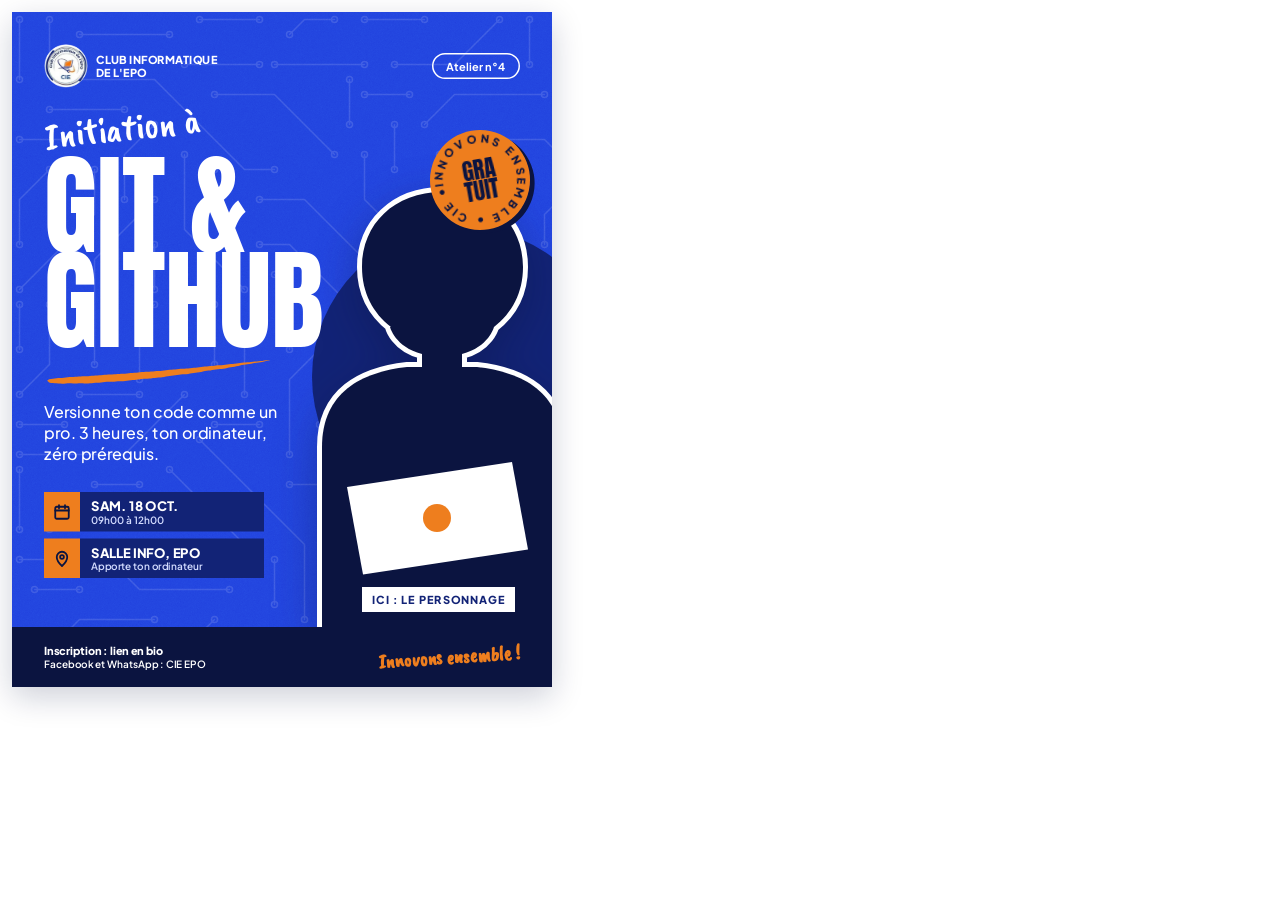
<file: design-system/components/AffichePersonnage/preview.html>
<!-- @dsCard group="Gabarits" height=690 width=560 subtitle="Post 4:5, fond bleu, personnage illustré" -->
<!doctype html>
<html lang="fr" data-theme="clair">
<head>
<link rel="stylesheet" href="../../tokens.css">
<link rel="stylesheet" href="../bundle.css">
<meta charset="utf-8">
<title>Affiche personnage</title>
<style>
  body { background: transparent; padding: 12px; }
  .cie-apercu { width: 540px; height: 675px; box-shadow: 0 10px 30px #0b144033; }
  .cie-apercu > .cie-affiche { transform: scale(.5); }
  .zone-titre { position: absolute; left: 64px; top: 210px; width: 600px; z-index: 2; }
  .zone-titre .cie-annotation { color: var(--blanc); margin: 0 0 6px 6px; }
  .zone-titre .cie-pinceau { width: 470px; margin: 4px 0 0 -6px; }
  .zone-titre .cie-accroche { margin-top: 26px; width: 470px; color: var(--blanc); }
  .infos { position: absolute; left: 64px; top: 960px; width: 440px; }
  .disque { position: absolute; left: 600px; top: 430px; width: 600px; height: 600px; border-radius: 50%; background: var(--bleu-nuit); }
  .perso { left: 560px; top: 300px; width: 600px; height: 930px; }
  .perso svg { width: 100%; height: 100%; display: block; }
  .sticker { position: absolute; left: 836px; top: 236px; z-index: 3; }
  .haut { position: absolute; left: 64px; right: 64px; top: 64px; display: flex; justify-content: space-between; align-items: center; }
  .haut .cie-entete-nom { color: var(--blanc); }
  .haut .cie-entete-devise { color: #d3dcff; }
  .haut .cie-pilule { color: var(--blanc); }
  .repere { position: absolute; left: 700px; top: 1150px; }
</style>
</head>
<body>
<div class="cie-apercu">
  <div class="cie-affiche" data-theme="bleu">
    <img class="cie-fond" src="../../assets/Fonds/fond-circuit-bleu.svg" alt="">
    <div class="cie-grain" style="background-image:url(../../assets/Textures/grain-photoshop.png)"></div>

    <div class="haut">
      <div class="cie-entete">
        <img src="../../assets/Logo/logo-cie-pastille.png" alt="Logo du CIE">
        <div class="cie-entete-nom">Club Informatique<br>de l'EPO</div>
      </div>
      <span class="cie-pilule">Atelier n°4</span>
    </div>

    <div class="zone-titre">
      <span class="cie-annotation">Initiation à</span>
      <h1 class="cie-titre">Git &amp;<br>GitHub</h1>
      <img class="cie-pinceau" src="../../assets/Textures/trait-pinceau-orange.svg" alt="">
      <p class="cie-accroche">Versionne ton code comme un pro. 3 heures, ton ordinateur, zéro prérequis.</p>
    </div>

    <div class="infos cie-infos">
      <div class="cie-info">
        <span class="cie-info-icone"><svg viewBox="0 0 24 24" fill="none" stroke="currentColor" stroke-width="2.4" stroke-linecap="round" stroke-linejoin="round"><rect x="3" y="5" width="18" height="16" rx="2"/><path d="M3 10h18M8 3v4M16 3v4"/></svg></span>
        <span class="cie-info-texte"><b>Sam. 18 oct.</b><small>09h00 à 12h00</small></span>
      </div>
      <div class="cie-info">
        <span class="cie-info-icone"><svg viewBox="0 0 24 24" fill="none" stroke="currentColor" stroke-width="2.4" stroke-linecap="round" stroke-linejoin="round"><path d="M12 22s7-6.2 7-12a7 7 0 1 0-14 0c0 5.8 7 12 7 12z"/><circle cx="12" cy="10" r="2.5"/></svg></span>
        <span class="cie-info-texte"><b>Salle info, EPO</b><small>Apporte ton ordinateur</small></span>
      </div>
    </div>

    <div class="disque"></div>
    <div class="cie-sujet perso">
      <!-- Emplacement du personnage : silhouette de calage. Remplacer par l'illustration détourée (contour blanc 10 px). -->
      <svg viewBox="0 0 600 930" aria-label="Emplacement du personnage">
        <g stroke="#ffffff" stroke-width="20" stroke-linejoin="round" fill="#ffffff">
          <path d="M300 60c-95 0-160 64-160 150 0 52 22 92 58 120l-2 0c0 0 10 40 64 54v46h80v-46c54-14 64-54 64-54 36-28 58-68 58-120 0-86-65-150-162-150z"/>
          <path d="M60 930V570c0-110 80-150 170-160h140c90 10 170 50 170 160v360z"/>
          <path d="M110 650l330-50 32 175-330 50z"/>
        </g>
        <path d="M300 60c-95 0-160 64-160 150 0 52 22 92 58 120l-2 0c0 0 10 40 64 54v46h80v-46c54-14 64-54 64-54 36-28 58-68 58-120 0-86-65-150-162-150z" fill="#0b1440"/>
        <path d="M60 930V570c0-110 80-150 170-160h140c90 10 170 50 170 160v360z" fill="#0b1440"/>
        <path d="M110 650l330-50 32 175-330 50z" fill="#ffffff"/>
        <circle cx="290" cy="712" r="28" fill="#ee7e1e"/>
      </svg>
    </div>

    <div class="cie-sticker sticker">
      <svg viewBox="0 0 200 200"><defs><path id="ronde-p" d="M100 100 m-74 0 a74 74 0 1 1 148 0 a74 74 0 1 1 -148 0"/></defs><text class="cie-sticker-ronde"><textPath href="#ronde-p" textLength="462" lengthAdjust="spacing">Innovons ensemble • CIE • </textPath></text></svg>
      <div class="cie-sticker-coeur">Gra<br>tuit</div>
    </div>

    <span class="cie-etiquette cie-etiquette--blanche repere">Ici : le personnage</span>

    <div class="cie-bandeau">
      <div><b>Inscription : lien en bio</b>Facebook et WhatsApp : CIE EPO</div>
      <span class="cie-bandeau-devise">Innovons ensemble !</span>
    </div>
  </div>
</div>
</body>
</html>
</file>
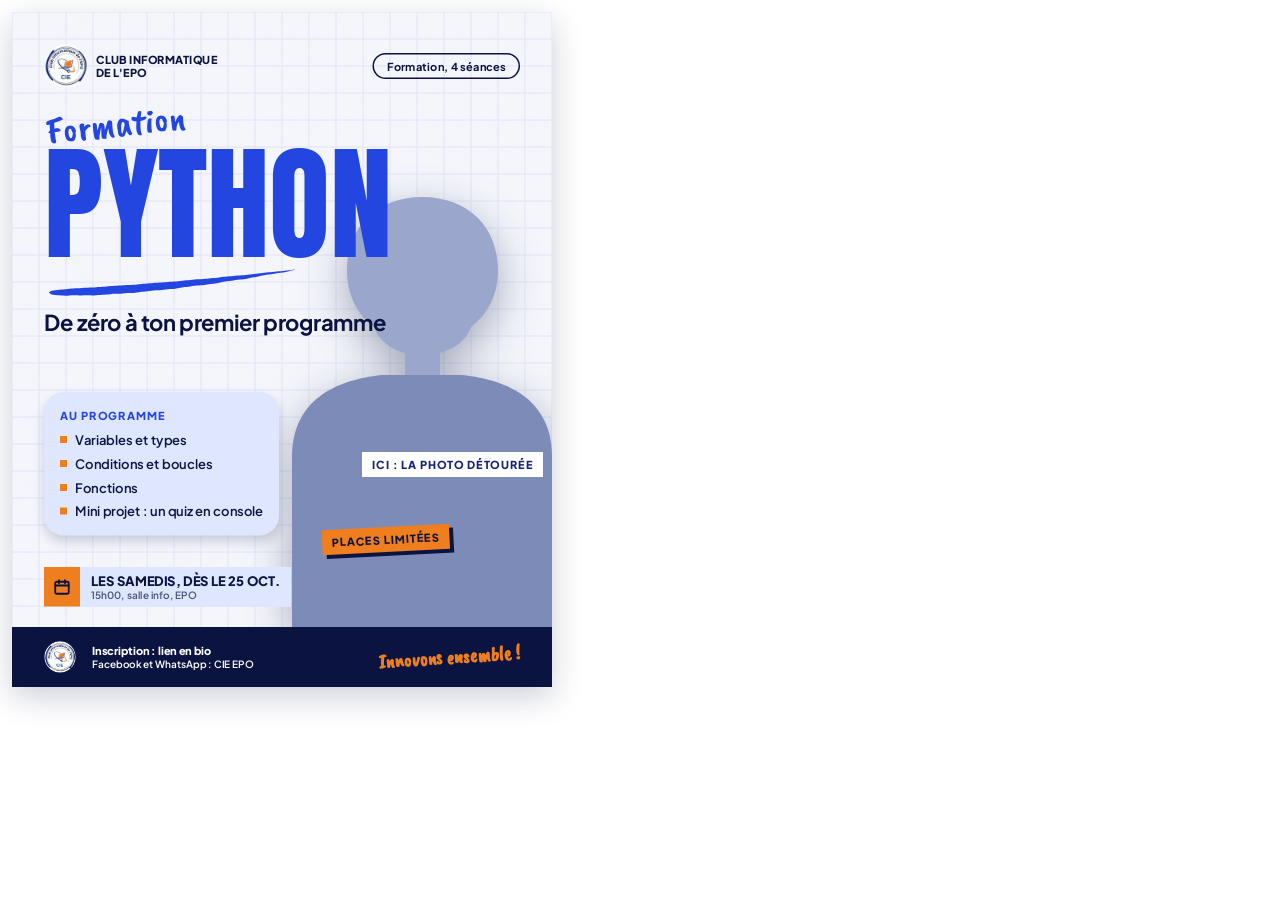
<file: design-system/components/AffichePhoto/preview.html>
<!-- @dsCard group="Gabarits" height=690 width=560 subtitle="Post 4:5, fond papier quadrillé, photo détourée" -->
<!doctype html>
<html lang="fr" data-theme="clair">
<head>
<link rel="stylesheet" href="../../tokens.css">
<link rel="stylesheet" href="../bundle.css">
<meta charset="utf-8">
<title>Affiche photo</title>
<style>
  body { background: transparent; padding: 12px; }
  .cie-apercu { width: 540px; height: 675px; box-shadow: 0 10px 30px #0b144033; }
  .cie-apercu > .cie-affiche { transform: scale(.5); }
  .haut { position: absolute; left: 64px; right: 64px; top: 64px; display: flex; justify-content: space-between; align-items: center; }
  .zone-titre { position: absolute; left: 64px; top: 200px; z-index: 2; }
  .zone-titre .cie-annotation { margin: 0 0 0 8px; }
  .zone-titre .cie-titre { font-size: 250px; }
  .zone-titre .cie-pinceau { width: 520px; margin: 0 0 0 -4px; }
  .zone-titre .cie-sous-titre { margin-top: 18px; }
  .programme { position: absolute; left: 64px; top: 760px; width: 470px; padding: 32px; box-sizing: border-box; border-radius: var(--rayon-l); background: var(--fond-alt); box-shadow: var(--ombre-carte); z-index: 2; }
  .programme h2 { margin: 0 0 18px; font-size: 22px; font-weight: 800; letter-spacing: 2px; text-transform: uppercase; color: var(--bleu-electrique); }
  .programme ul { list-style: none; margin: 0; padding: 0; display: grid; gap: 14px; }
  .programme li { display: flex; gap: 16px; align-items: baseline; font-size: 26px; font-weight: 600; line-height: 1.3; color: var(--texte); }
  .programme li::before { content: ""; flex: none; width: 14px; height: 14px; background: var(--accent); transform: translateY(-3px); }
  .photo { left: 520px; top: 330px; width: 600px; height: 900px; }
  .photo svg { width: 100%; height: 100%; display: block; }
  .urgence { position: absolute; left: 620px; top: 1030px; z-index: 3; transform: rotate(-3deg); }
  .date { position: absolute; left: 64px; top: 1110px; z-index: 2; }
  .repere { position: absolute; left: 700px; top: 880px; }
</style>
</head>
<body>
<div class="cie-apercu">
  <div class="cie-affiche" data-theme="clair">
    <img class="cie-fond" src="../../assets/Fonds/fond-grille-papier.svg" alt="">
    <div class="cie-grain" style="background-image:url(../../assets/Textures/grain-photoshop.png)"></div>

    <div class="haut">
      <div class="cie-entete">
        <img src="../../assets/Logo/logo-cie-pastille.png" alt="Logo du CIE">
        <div class="cie-entete-nom">Club Informatique<br>de l'EPO</div>
      </div>
      <span class="cie-pilule">Formation, 4 séances</span>
    </div>

    <div class="zone-titre">
      <span class="cie-annotation">Formation</span>
      <h1 class="cie-titre">Python</h1>
      <img class="cie-pinceau" src="../../assets/Textures/trait-pinceau-bleu.svg" alt="">
      <p class="cie-sous-titre">De zéro à ton premier programme</p>
    </div>

    <div class="cie-sujet photo">
      <!-- Emplacement de la photo détourée : silhouette de calage. Pas de contour blanc pour une photo, seulement l'ombre de détourage. -->
      <svg viewBox="0 0 600 900" aria-label="Emplacement de la photo">
        <path d="M300 40c-92 0-150 62-150 146 0 50 20 88 54 114 0 0 10 38 62 52v44h70v-44c52-14 62-52 62-52 34-26 54-64 54-114 0-84-58-146-152-146z" fill="#9aa6cc"/>
        <path d="M40 900V560c0-112 84-154 180-164h160c96 10 180 52 180 164v340z" fill="#7d8bb8"/>
      </svg>
    </div>
    <span class="cie-etiquette cie-etiquette--blanche repere">Ici : la photo détourée</span>

    <div class="programme">
      <h2>Au programme</h2>
      <ul>
        <li>Variables et types</li>
        <li>Conditions et boucles</li>
        <li>Fonctions</li>
        <li>Mini projet : un quiz en console</li>
      </ul>
    </div>

    <span class="cie-etiquette cie-etiquette--accent urgence">Places limitées</span>

    <div class="date cie-infos">
      <div class="cie-info">
        <span class="cie-info-icone"><svg viewBox="0 0 24 24" fill="none" stroke="currentColor" stroke-width="2.4" stroke-linecap="round" stroke-linejoin="round"><rect x="3" y="5" width="18" height="16" rx="2"/><path d="M3 10h18M8 3v4M16 3v4"/></svg></span>
        <span class="cie-info-texte"><b>Les samedis, dès le 25 oct.</b><small>15h00, salle info, EPO</small></span>
      </div>
    </div>

    <div class="cie-bandeau">
      <img src="../../assets/Logo/logo-cie-pastille.png" alt="">
      <div><b>Inscription : lien en bio</b>Facebook et WhatsApp : CIE EPO</div>
      <span class="cie-bandeau-devise">Innovons ensemble !</span>
    </div>
  </div>
</div>
</body>
</html>
</file>
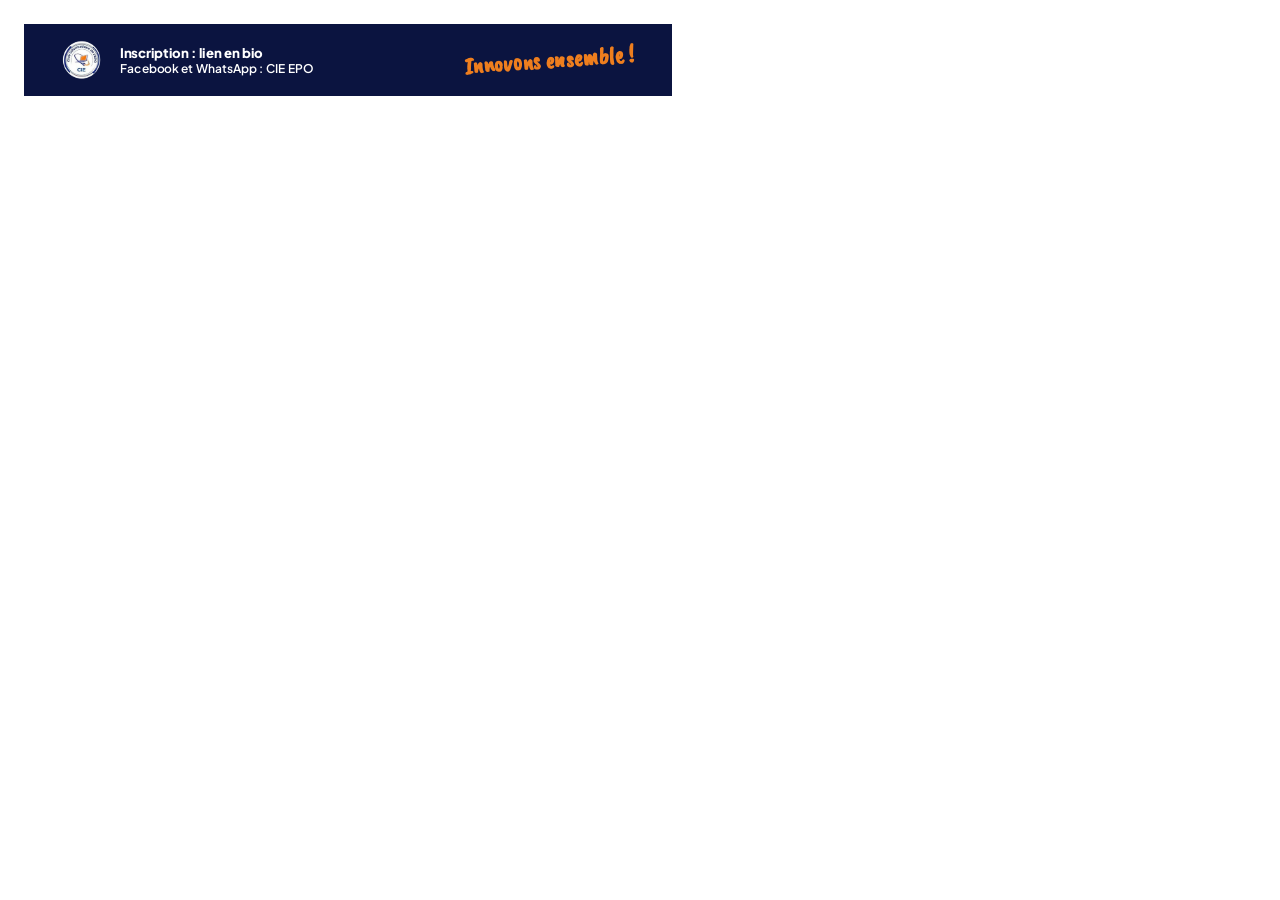
<file: design-system/components/BandeauContact/preview.html>
<!-- @dsCard group="Éléments" height=130 subtitle="Pied d'affiche encre, 120 px" -->
<!doctype html>
<html lang="fr" data-theme="clair">
<head>
<link rel="stylesheet" href="../../tokens.css">
<link rel="stylesheet" href="../bundle.css">
<meta charset="utf-8">
<title>Bandeau contact</title>
<style>
  .cadre { position: relative; width: 1080px; height: 120px; transform: scale(.6); transform-origin: 0 0; }
  .scene { padding: 24px; background: var(--fond); height: 72px; }
</style>
</head>
<body style="margin:0">
<div class="scene">
  <div class="cadre">
    <div class="cie-bandeau">
      <img src="../../assets/Logo/logo-cie-pastille.png" alt="Logo du CIE">
      <div><b>Inscription : lien en bio</b>Facebook et WhatsApp : CIE EPO</div>
      <span class="cie-bandeau-devise">Innovons ensemble !</span>
    </div>
  </div>
</div>
</body>
</html>
</file>
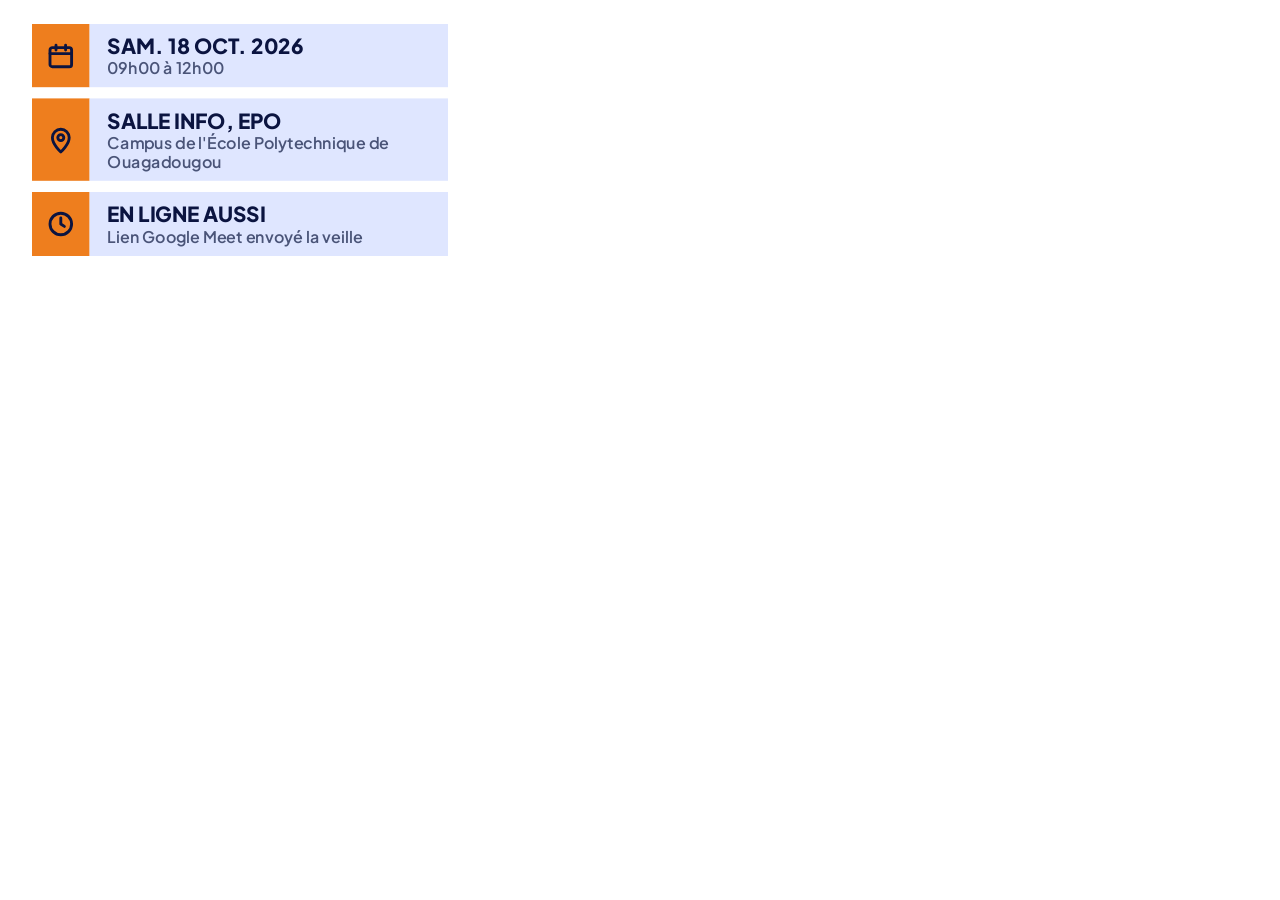
<file: design-system/components/BlocInfo/preview.html>
<!-- @dsCard group="Éléments" height=230 subtitle="Date, lieu, heure : icône orange + barre" -->
<!doctype html>
<html lang="fr" data-theme="clair">
<head>
<link rel="stylesheet" href="../../tokens.css">
<link rel="stylesheet" href="../bundle.css">
<meta charset="utf-8">
<title>Bloc d'infos</title>
<style>
  .scene { padding: 24px 32px; background: var(--fond); }
  .cie-infos { width: 520px; transform: scale(.8); transform-origin: 0 0; }
</style>
</head>
<body style="margin:0">
<div class="scene">
  <div class="cie-infos">
    <div class="cie-info">
      <span class="cie-info-icone"><svg viewBox="0 0 24 24" fill="none" stroke="currentColor" stroke-width="2.4" stroke-linecap="round" stroke-linejoin="round"><rect x="3" y="5" width="18" height="16" rx="2"/><path d="M3 10h18M8 3v4M16 3v4"/></svg></span>
      <span class="cie-info-texte"><b>Sam. 18 oct. 2026</b><small>09h00 à 12h00</small></span>
    </div>
    <div class="cie-info">
      <span class="cie-info-icone"><svg viewBox="0 0 24 24" fill="none" stroke="currentColor" stroke-width="2.4" stroke-linecap="round" stroke-linejoin="round"><path d="M12 22s7-6.2 7-12a7 7 0 1 0-14 0c0 5.8 7 12 7 12z"/><circle cx="12" cy="10" r="2.5"/></svg></span>
      <span class="cie-info-texte"><b>Salle info, EPO</b><small>Campus de l'École Polytechnique de Ouagadougou</small></span>
    </div>
    <div class="cie-info">
      <span class="cie-info-icone"><svg viewBox="0 0 24 24" fill="none" stroke="currentColor" stroke-width="2.4" stroke-linecap="round" stroke-linejoin="round"><circle cx="12" cy="12" r="9"/><path d="M12 7v5l3 2"/></svg></span>
      <span class="cie-info-texte"><b>En ligne aussi</b><small>Lien Google Meet envoyé la veille</small></span>
    </div>
  </div>
</div>
</body>
</html>
</file>
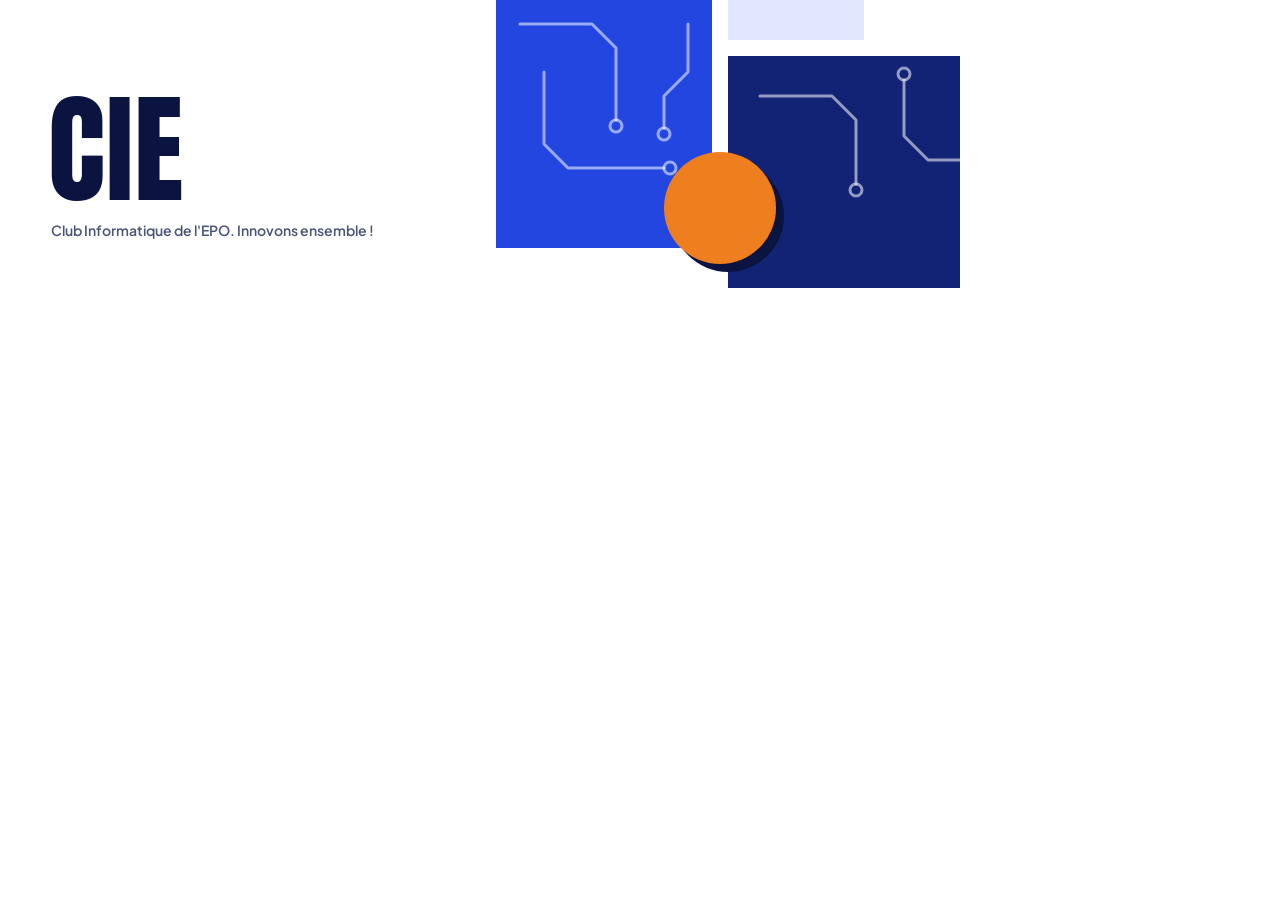
<file: design-system/components/Cover/preview.html>
<!-- @dsCard height=288 -->
<!doctype html>
<html lang="fr" data-theme="clair">
<head>
<link rel="stylesheet" href="../../tokens.css">
<link rel="stylesheet" href="../bundle.css">
<meta charset="utf-8">
<title>CIE</title>
<style>
  html, body { margin: 0; height: 100%; }
  body { background: var(--fond); color: var(--texte); font-family: var(--font-texte); overflow: hidden; }
  .cover { position: relative; width: 960px; height: 288px; overflow: hidden; }
  .art { position: absolute; top: 0; left: 480px; width: 480px; height: 288px; overflow: hidden; }
  .art svg { display: block; width: 480px; height: 288px; }
  .slab { fill: var(--bleu-electrique); }
  .nuit { fill: var(--bleu-nuit); }
  .ciel { fill: var(--bleu-ciel); }
  .spark { fill: var(--orange); }
  .ombre { fill: var(--encre); }
  .trace { fill: none; stroke: var(--blanc); stroke-width: 3; stroke-linecap: round; stroke-linejoin: round; opacity: .55; }
  .pad { fill: none; stroke: var(--blanc); stroke-width: 3; opacity: .55; }
  [data-theme="bleu"] .slab { fill: var(--bleu-nuit); }
  [data-theme="bleu"] .nuit { fill: var(--encre); }
  .words { position: absolute; left: 48px; bottom: 48px; max-width: 400px; }
  .name { margin: 0; font-family: var(--font-impact); font-weight: 400; font-size: 120px; line-height: .92; letter-spacing: 1px; color: var(--texte); }
  .tag { margin: 16px 0 0 3px; font-size: 14px; line-height: 20px; font-weight: 600; color: var(--texte-doux); }
</style>
</head>
<body>
<div class="cover">
  <div class="art" aria-hidden="true">
    <svg viewBox="0 0 480 288" width="480" height="288">
      <!--
        blocks      bleu-electrique 216 x 264 slab bled off the top (the poster blue, largest) · bleu-nuit 208 wide bled off right and bottom (the logo ring) · orange disc 112 (the sticker spark, rayon-pilule) · bleu-ciel 136 x 48 tint capping the gap above the dark block · encre offset 8px under the disc (ombre-dure)
        arrangement one tall slab with a darker block stepped down beside it, the orange disc stuck across their seam like a sticker
        pattern     circuit traces with pads, from the README's "trame circuit" fond: five traces on a space-3 (24px) pitch, 45 degree bends, white at the grain strength
        scales      sides in space-1 multiples, gaps space-2, pitch space-3, corners rayon-0 (cut paper), disc rayon-pilule, shadow offset from ombre-dure
      -->
      <rect class="slab" x="16" y="-16" width="216" height="264"/>
      <rect class="nuit" x="248" y="56" width="248" height="248"/>
      <rect class="ciel" x="248" y="-8" width="136" height="48"/>
      <path class="trace" d="M40 24 H112 L136 48 V120"/>
      <circle class="pad" cx="136" cy="126" r="6"/>
      <path class="trace" d="M64 72 V144 L88 168 H184"/>
      <circle class="pad" cx="190" cy="168" r="6"/>
      <path class="trace" d="M208 24 V72 L184 96 V128"/>
      <circle class="pad" cx="184" cy="134" r="6"/>
      <path class="trace" d="M280 96 H352 L376 120 V184"/>
      <circle class="pad" cx="376" cy="190" r="6"/>
      <path class="trace" d="M424 80 V136 L448 160 H496"/>
      <circle class="pad" cx="424" cy="74" r="6"/>
      <circle class="ombre" cx="248" cy="216" r="56"/>
      <circle class="spark" cx="240" cy="208" r="56"/>
    </svg>
  </div>
  <div class="words">
    <h1 class="name">CIE</h1>
    <p class="tag">Club Informatique de l'EPO. Innovons ensemble !</p>
  </div>
</div>
</body>
</html>
</file>
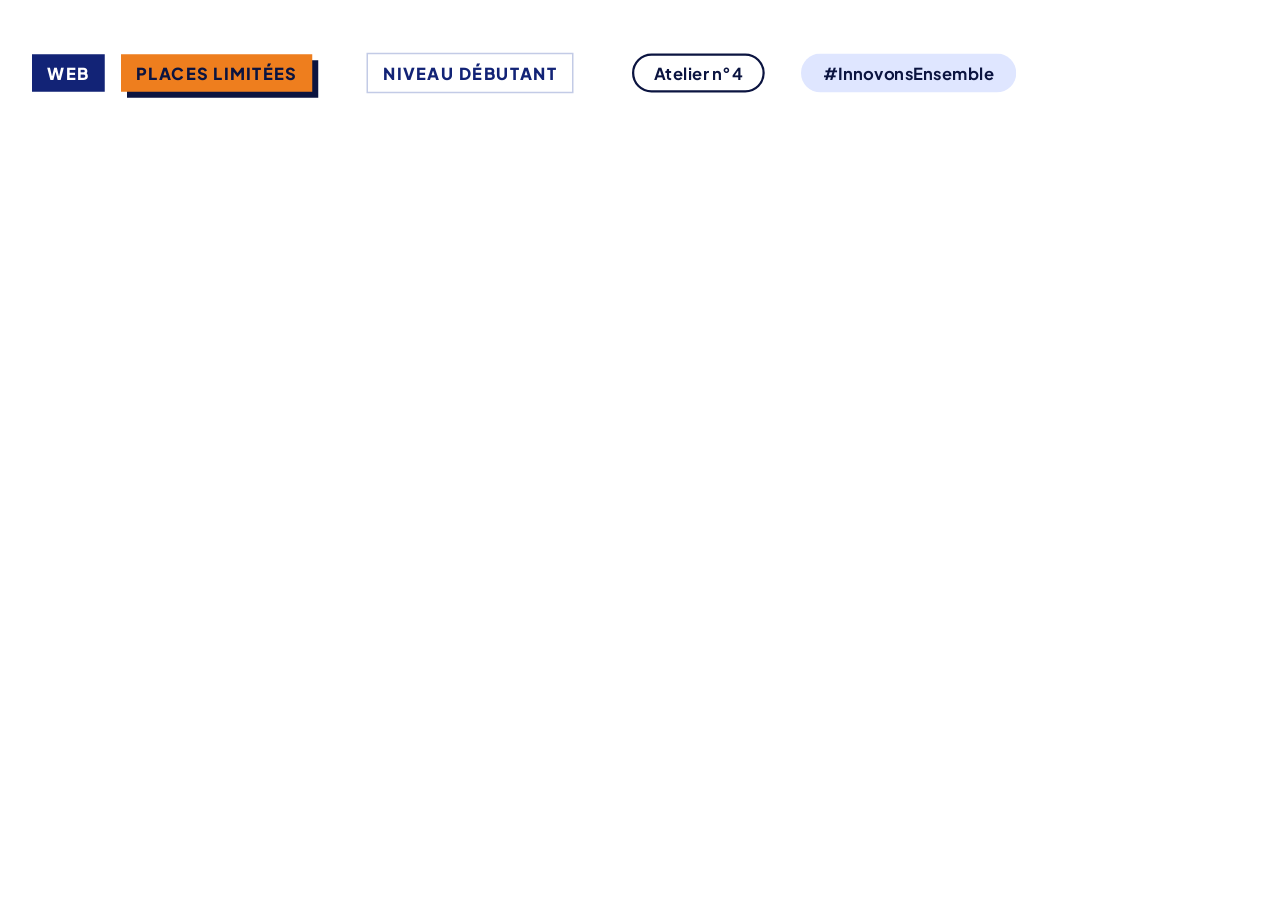
<file: design-system/components/Etiquette/preview.html>
<!-- @dsCard group="Éléments" height=150 subtitle="Bloc, urgence, blanche, pilule vide, pilule pleine" -->
<!doctype html>
<html lang="fr" data-theme="clair">
<head>
<link rel="stylesheet" href="../../tokens.css">
<link rel="stylesheet" href="../bundle.css">
<meta charset="utf-8">
<title>Étiquettes</title>
<style>
  .scene { padding: 28px 32px; display: flex; gap: 22px; align-items: center; flex-wrap: wrap; background: var(--fond); min-height: 90px; }
  .scene > * { transform: scale(.75); transform-origin: left center; margin-right: -30px; }
  .bleu { background: var(--bleu-electrique); }
</style>
</head>
<body style="margin:0">
<div class="scene">
  <span class="cie-etiquette">Web</span>
  <span class="cie-etiquette cie-etiquette--accent">Places limitées</span>
  <span class="cie-etiquette cie-etiquette--blanche" style="outline:2px solid var(--trait)">Niveau débutant</span>
  <span class="cie-pilule">Atelier n°4</span>
  <span class="cie-pilule cie-pilule--pleine">#InnovonsEnsemble</span>
</div>
</body>
</html>
</file>
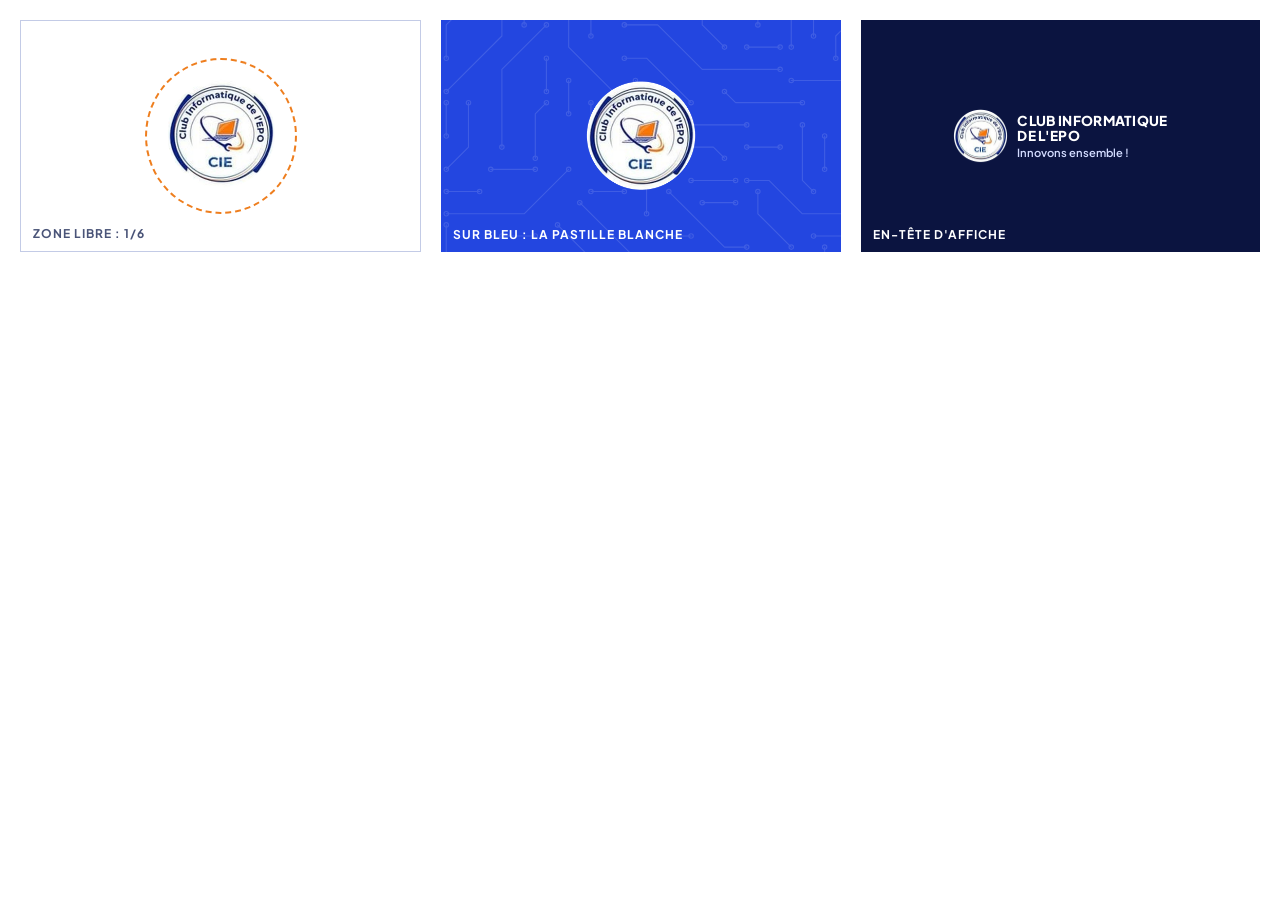
<file: design-system/components/Logo/preview.html>
<!-- @dsCard group="Marque" height=300 subtitle="Pastille sur blanc, sur bleu, en-tête d'affiche" -->
<!doctype html>
<html lang="fr" data-theme="clair">
<head>
<link rel="stylesheet" href="../../tokens.css">
<link rel="stylesheet" href="../bundle.css">
<meta charset="utf-8">
<title>Logo</title>
<style>
  body { padding: 20px; background: transparent; }
  .rangee { display: flex; gap: 20px; align-items: stretch; flex-wrap: wrap; }
  .case { flex: 1 1 180px; min-width: 0; overflow: hidden; min-height: 230px; display: grid; place-items: center; position: relative; }
  .case small { position: absolute; left: 12px; bottom: 10px; font-size: 12px; font-weight: 700; letter-spacing: 1px; text-transform: uppercase; }
  .blanc { background: var(--blanc); border: 1px solid var(--trait); }
  .blanc small { color: #4a5478; }
  .bleu { background: var(--bleu-electrique) url(../../assets/Fonds/fond-circuit-bleu.svg) center / cover; }
  .bleu small, .nuit small { color: var(--blanc); }
  .nuit { background: var(--encre); }
  .pastille { width: 112px; height: 112px; border-radius: 50%; }
  .zone { padding: 18px; outline: 2px dashed #ee7e1e; outline-offset: 0; border-radius: 50%; }
  .entete-demo { zoom: .62; }
  .nuit .cie-entete-nom { color: var(--blanc); }
  .nuit .cie-entete-devise { color: #d3dcff; }
</style>
</head>
<body>
<div class="rangee">
  <div class="case blanc"><div class="zone"><img class="pastille" src="../../assets/Logo/logo-cie-pastille.png" alt="Logo du CIE"></div><small>Zone libre : 1/6</small></div>
  <div class="case bleu"><img class="pastille" src="../../assets/Logo/logo-cie-pastille.png" alt="Logo du CIE sur fond bleu"><small>Sur bleu : la pastille blanche</small></div>
  <div class="case nuit"><div class="cie-entete entete-demo"><img src="../../assets/Logo/logo-cie-pastille.png" alt=""><div class="cie-entete-nom">Club Informatique<br>de l'EPO<span class="cie-entete-devise">Innovons ensemble !</span></div></div><small>En-tête d'affiche</small></div>
</div>
</body>
</html>
</file>
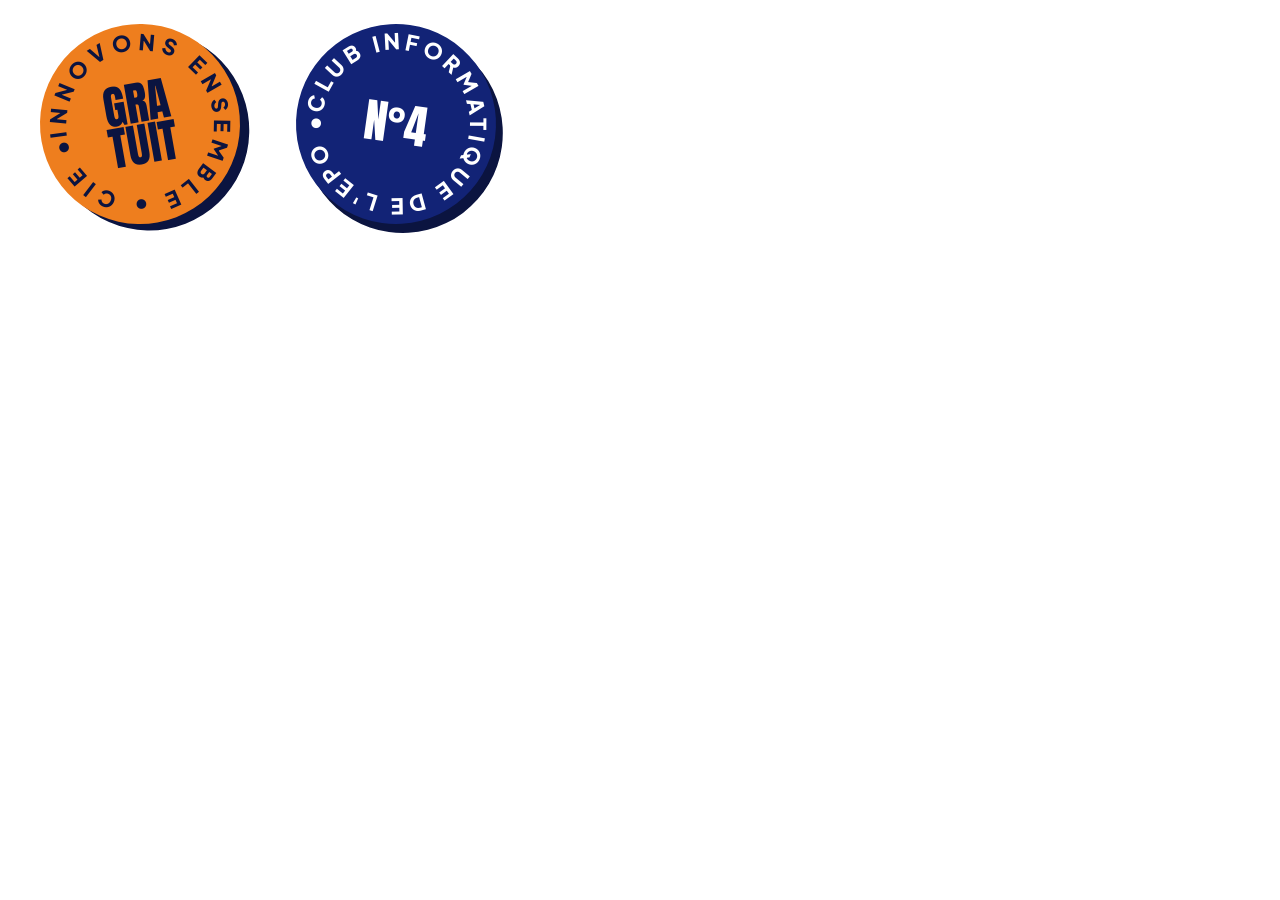
<file: design-system/components/Sticker/preview.html>
<!-- @dsCard group="Éléments" height=230 subtitle="Pastille orange (urgence) et bleu nuit (info)" -->
<!doctype html>
<html lang="fr" data-theme="clair">
<head>
<link rel="stylesheet" href="../../tokens.css">
<link rel="stylesheet" href="../bundle.css">
<meta charset="utf-8">
<title>Sticker</title>
<style>
  .scene { padding: 24px 40px; display: flex; gap: 56px; align-items: center; background: var(--fond); min-height: 180px; }
  .cie-sticker { flex: none; }
</style>
</head>
<body style="margin:0">
<div class="scene">
  <div class="cie-sticker">
    <svg viewBox="0 0 200 200"><defs><path id="r1" d="M100 100 m-74 0 a74 74 0 1 1 148 0 a74 74 0 1 1 -148 0"/></defs><text class="cie-sticker-ronde"><textPath href="#r1" textLength="462" lengthAdjust="spacing">Innovons ensemble • CIE • </textPath></text></svg>
    <div class="cie-sticker-coeur">Gra<br>tuit</div>
  </div>
  <div class="cie-sticker cie-sticker--bleu" style="transform:rotate(8deg)">
    <svg viewBox="0 0 200 200"><defs><path id="r2" d="M100 100 m-74 0 a74 74 0 1 1 148 0 a74 74 0 1 1 -148 0"/></defs><text class="cie-sticker-ronde"><textPath href="#r2" textLength="462" lengthAdjust="spacing">Club Informatique de l'EPO • </textPath></text></svg>
    <div class="cie-sticker-coeur">N°4</div>
  </div>
</div>
</body>
</html>
</file>
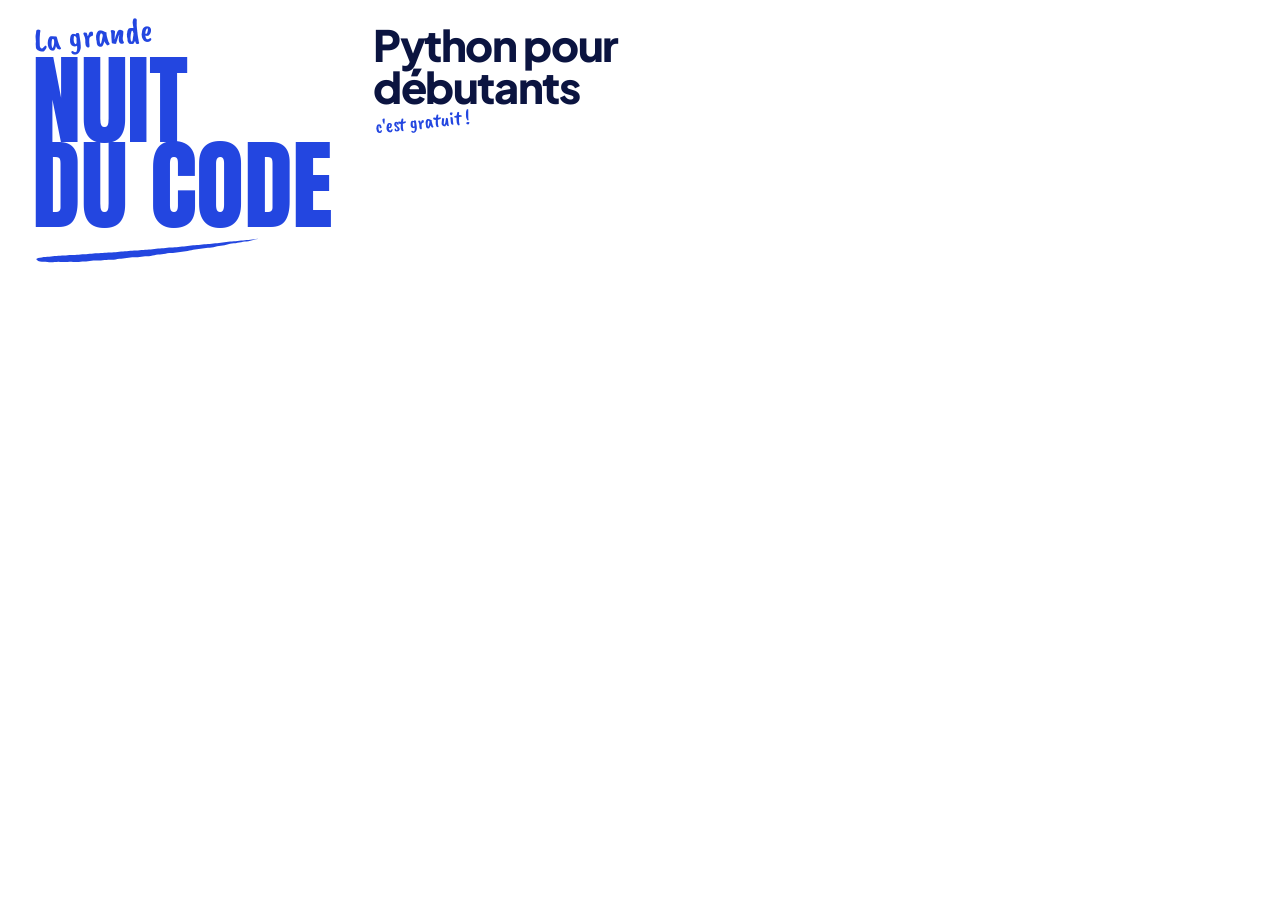
<file: design-system/components/TitreAffiche/preview.html>
<!-- @dsCard group="Typographie d'affiche" height=300 subtitle="Annotation + titre Anton + trait de pinceau ; variante titre-large" -->
<!doctype html>
<html lang="fr" data-theme="clair">
<head>
<link rel="stylesheet" href="../../tokens.css">
<link rel="stylesheet" href="../bundle.css">
<meta charset="utf-8">
<title>Titre d'affiche</title>
<style>
  .scene { padding: 24px 32px; display: flex; gap: 40px; align-items: flex-start; background: var(--fond); }
  .bloc { zoom: .45; flex: none; }
  .bloc .cie-pinceau { width: 520px; margin: 0 0 0 -4px; }
  .bloc .cie-annotation { margin-left: 8px; }
  .bloc .cie-titre-large { width: 620px; }
  [data-theme="bleu"] .pinceau-clair, :root:not([data-theme="bleu"]) .pinceau-bleu { display: none; }
</style>
</head>
<body style="margin:0">
<div class="scene">
  <div class="bloc">
    <span class="cie-annotation">La grande</span>
    <h1 class="cie-titre">Nuit<br>du code</h1>
    <img class="cie-pinceau pinceau-clair" src="../../assets/Textures/trait-pinceau-bleu.svg" alt="">
    <img class="cie-pinceau pinceau-bleu" src="../../assets/Textures/trait-pinceau-orange.svg" alt="">
  </div>
  <div class="bloc">
    <h1 class="cie-titre-large">Python pour débutants</h1>
    <span class="cie-annotation cie-annotation--s" style="margin-top:18px">c'est gratuit !</span>
  </div>
</div>
</body>
</html>
</file>
<file: design-system/tokens.css>
/* CIE : généré depuis tokens.json */

@font-face { font-family: "Anton"; src: url("fonts/Anton-Regular.woff2") format("woff2"); font-weight: 400; font-style: normal; font-display: swap; }
@font-face { font-family: "Plus Jakarta Sans"; src: url("fonts/PlusJakartaSans-Variable.woff2") format("woff2"); font-weight: 200 800; font-style: normal; font-display: swap; }
@font-face { font-family: "Caveat Brush"; src: url("fonts/CaveatBrush-Regular.woff2") format("woff2"); font-weight: 400; font-style: normal; font-display: swap; }

:root, [data-theme="clair"] {
  --bleu-nuit: #122376;
  --bleu-electrique: #2346e0;
  --bleu-ciel: #dfe6ff;
  --orange: #ee7e1e;
  --blanc: #ffffff;
  --papier: #f4f6fb;
  --encre: #0b1440;
  --fond: var(--blanc);
  --fond-alt: var(--bleu-ciel);
  --titre: var(--bleu-electrique);
  --texte: var(--encre);
  --texte-doux: #4a5478;
  --accent: var(--orange);
  --sur-accent: var(--encre);
  --trait: #c3cbe6;
  --ombre-detourage: 0 28px 44px #0b144059;
  --ombre-carte: 0 12px 24px #0b14402e;
  --ombre-dure: 8px 8px 0 #0b1440;
}
[data-theme="bleu"] {
  --fond: var(--bleu-electrique);
  --fond-alt: var(--bleu-nuit);
  --titre: var(--blanc);
  --texte: var(--blanc);
  --texte-doux: #d3dcff;
  --trait: #5b78ee;
}
:root {
  --space-1: 8px;
  --space-2: 16px;
  --space-3: 24px;
  --space-4: 32px;
  --space-6: 48px;
  --marge-affiche: 64px;
  --bandeau-hauteur: 120px;
  --rayon-0: 0;
  --rayon-s: 14px;
  --rayon-l: 40px;
  --rayon-pilule: 999px;
  --font-impact: "Anton", "Bebas Neue", Impact, sans-serif;
  --font-texte: "Plus Jakarta Sans", "Poppins", system-ui, sans-serif;
  --font-manuscrite: "Caveat Brush", "Caveat", cursive;
}

.titre-impact { font-family: var(--font-impact); font-size: 220px; line-height: 0.86; font-weight: 400; letter-spacing: -1px; }
.titre-impact-m { font-family: var(--font-impact); font-size: 140px; line-height: 0.9; font-weight: 400; }
.titre-large { font-family: var(--font-texte); font-size: 96px; line-height: 0.98; font-weight: 800; letter-spacing: -3px; }
.sous-titre { font-family: var(--font-texte); font-size: 44px; line-height: 1.1; font-weight: 700; letter-spacing: -1px; }
.accroche { font-family: var(--font-texte); font-size: 32px; line-height: 1.3; font-weight: 500; }
.texte-affiche { font-family: var(--font-texte); font-size: 26px; line-height: 1.4; font-weight: 500; }
.etiquette { font-family: var(--font-texte); font-size: 22px; line-height: 1; font-weight: 800; letter-spacing: 2px; }
.mention { font-family: var(--font-texte); font-size: 20px; line-height: 1.3; font-weight: 600; }
.annotation { font-family: var(--font-manuscrite); font-size: 76px; line-height: 1; font-weight: 400; }
.annotation-s { font-family: var(--font-manuscrite); font-size: 44px; line-height: 1.05; font-weight: 400; }
</file>
<file: design-system/components/bundle.css>
/* CIE : éléments d'affiche. Toutes les mesures sont pour un canevas de 1080 px de large. */

body { margin: 0; font-family: var(--font-texte, "Plus Jakarta Sans", sans-serif); color: var(--texte, #0b1440); background: var(--fond, #ffffff); }

/* Aperçu : une affiche 1080 x 1350 réduite pour tenir dans la carte */
.cie-apercu { position: relative; overflow: hidden; }
.cie-apercu > .cie-affiche { position: absolute; top: 0; left: 0; transform-origin: 0 0; }

/* L'affiche */
.cie-affiche { position: relative; width: 1080px; height: 1350px; overflow: hidden; background: var(--fond, #ffffff); color: var(--texte, #0b1440); font-family: var(--font-texte, "Plus Jakarta Sans", sans-serif); }
.cie-affiche--story { height: 1920px; }
.cie-affiche--carre { height: 1080px; }
.cie-fond { position: absolute; inset: 0; width: 100%; height: 100%; object-fit: cover; }
.cie-grain { position: absolute; inset: 0; background-size: 512px 512px; mix-blend-mode: overlay; opacity: .10; pointer-events: none; }

/* En-tête : logo pastille + nom du club */
.cie-entete { display: flex; align-items: center; gap: var(--space-2, 16px); }
.cie-entete img { width: 88px; height: 88px; border-radius: 50%; }
.cie-entete-nom { font-weight: 800; font-size: 22px; line-height: 1.15; letter-spacing: .5px; text-transform: uppercase; color: var(--texte, #0b1440); }
.cie-entete-devise { display: block; font-weight: 600; font-size: 18px; letter-spacing: 0; text-transform: none; color: var(--texte-doux, #4a5478); margin-top: 4px; }

/* Titres */
.cie-titre { margin: 0; font-family: var(--font-impact, "Anton", Impact, sans-serif); font-weight: 400; font-size: 220px; line-height: .86; letter-spacing: -1px; text-transform: uppercase; color: var(--titre, #2346e0); }
.cie-titre--m { font-size: 140px; line-height: .9; letter-spacing: 0; }
.cie-titre-large { margin: 0; font-weight: 800; font-size: 96px; line-height: .98; letter-spacing: -3px; color: var(--texte, #0b1440); }
.cie-annotation { display: inline-block; font-family: var(--font-manuscrite, "Caveat Brush", cursive); font-size: 76px; line-height: 1; color: var(--titre, #2346e0); transform: rotate(-6deg); transform-origin: left bottom; }
.cie-annotation--s { font-size: 44px; }
.cie-sous-titre { margin: 0; font-weight: 700; font-size: 44px; line-height: 1.1; letter-spacing: -1px; color: var(--texte, #0b1440); }
.cie-accroche { margin: 0; font-weight: 500; font-size: 32px; line-height: 1.3; color: var(--texte, #0b1440); }
.cie-pinceau { display: block; height: auto; }

/* Étiquettes */
.cie-etiquette { display: inline-flex; align-items: center; gap: 10px; padding: 14px 20px; border-radius: var(--rayon-0, 0); background: var(--bleu-nuit, #122376); color: var(--blanc, #ffffff); font-weight: 800; font-size: 22px; line-height: 1; letter-spacing: 2px; text-transform: uppercase; }
.cie-etiquette--accent { background: var(--accent, #ee7e1e); color: var(--sur-accent, #0b1440); box-shadow: var(--ombre-dure, 8px 8px 0 #0b1440); }
.cie-etiquette--blanche { background: var(--blanc, #ffffff); color: var(--bleu-nuit, #122376); }
.cie-pilule { display: inline-flex; align-items: center; padding: 12px 26px; border-radius: var(--rayon-pilule, 999px); border: 3px solid currentColor; color: var(--texte, #0b1440); font-weight: 700; font-size: 22px; line-height: 1; letter-spacing: .5px; }
.cie-pilule--pleine { border-color: transparent; background: var(--fond-alt, #dfe6ff); }

/* Sticker rond à texte tournant */
.cie-sticker { position: relative; width: 200px; height: 200px; border-radius: 50%; background: var(--accent, #ee7e1e); color: var(--sur-accent, #0b1440); box-shadow: var(--ombre-dure, 8px 8px 0 #0b1440); transform: rotate(-10deg); }
.cie-sticker svg { position: absolute; inset: 0; width: 100%; height: 100%; }
.cie-sticker-ronde { font-family: var(--font-texte, "Plus Jakarta Sans", sans-serif); font-weight: 800; font-size: 22px; letter-spacing: 0; fill: currentColor; text-transform: uppercase; }
.cie-sticker-coeur { position: absolute; inset: 0; display: grid; place-items: center; text-align: center; font-family: var(--font-impact, "Anton", Impact, sans-serif); font-size: 46px; line-height: .92; text-transform: uppercase; }
.cie-sticker--bleu { background: var(--bleu-nuit, #122376); color: var(--blanc, #ffffff); box-shadow: var(--ombre-dure, 8px 8px 0 #0b1440); }

/* Bloc d'informations : date, lieu, heure */
.cie-infos { display: grid; gap: 14px; }
.cie-info { display: flex; align-items: stretch; }
.cie-info-icone { flex: none; width: 72px; display: grid; place-items: center; background: var(--accent, #ee7e1e); color: var(--sur-accent, #0b1440); }
.cie-info-icone svg { width: 36px; height: 36px; }
.cie-info-texte { flex: 1; display: flex; flex-direction: column; justify-content: center; padding: 12px 22px; min-height: 48px; background: var(--fond-alt, #dfe6ff); color: var(--texte, #0b1440); font-weight: 600; font-size: 26px; line-height: 1.2; }
.cie-info-texte b { font-weight: 800; text-transform: uppercase; }
.cie-info-texte small { font-size: 20px; font-weight: 600; color: var(--texte-doux, #4a5478); }

/* Bandeau contact en pied d'affiche */
.cie-bandeau { position: absolute; left: 0; right: 0; bottom: 0; height: var(--bandeau-hauteur, 120px); display: flex; align-items: center; gap: var(--space-4, 32px); padding: 0 var(--marge-affiche, 64px); box-sizing: border-box; background: var(--encre, #0b1440); color: var(--blanc, #ffffff); font-weight: 600; font-size: 20px; line-height: 1.3; }
.cie-bandeau img { width: 64px; height: 64px; border-radius: 50%; }
.cie-bandeau-sep { width: 2px; align-self: stretch; margin: 30px 0; background: #ffffff40; }
.cie-bandeau-devise { margin-left: auto; white-space: nowrap; font-family: var(--font-manuscrite, "Caveat Brush", cursive); font-size: 40px; color: var(--accent, #ee7e1e); transform: rotate(-4deg); }
.cie-bandeau b { display: block; font-weight: 800; font-size: 22px; }
.cie-bandeau > div { white-space: nowrap; }

/* Zone du sujet (personnage ou photo) : contour blanc et ombre de détourage */
.cie-sujet { position: absolute; filter: drop-shadow(0 28px 44px #0b144059); }
</file>
